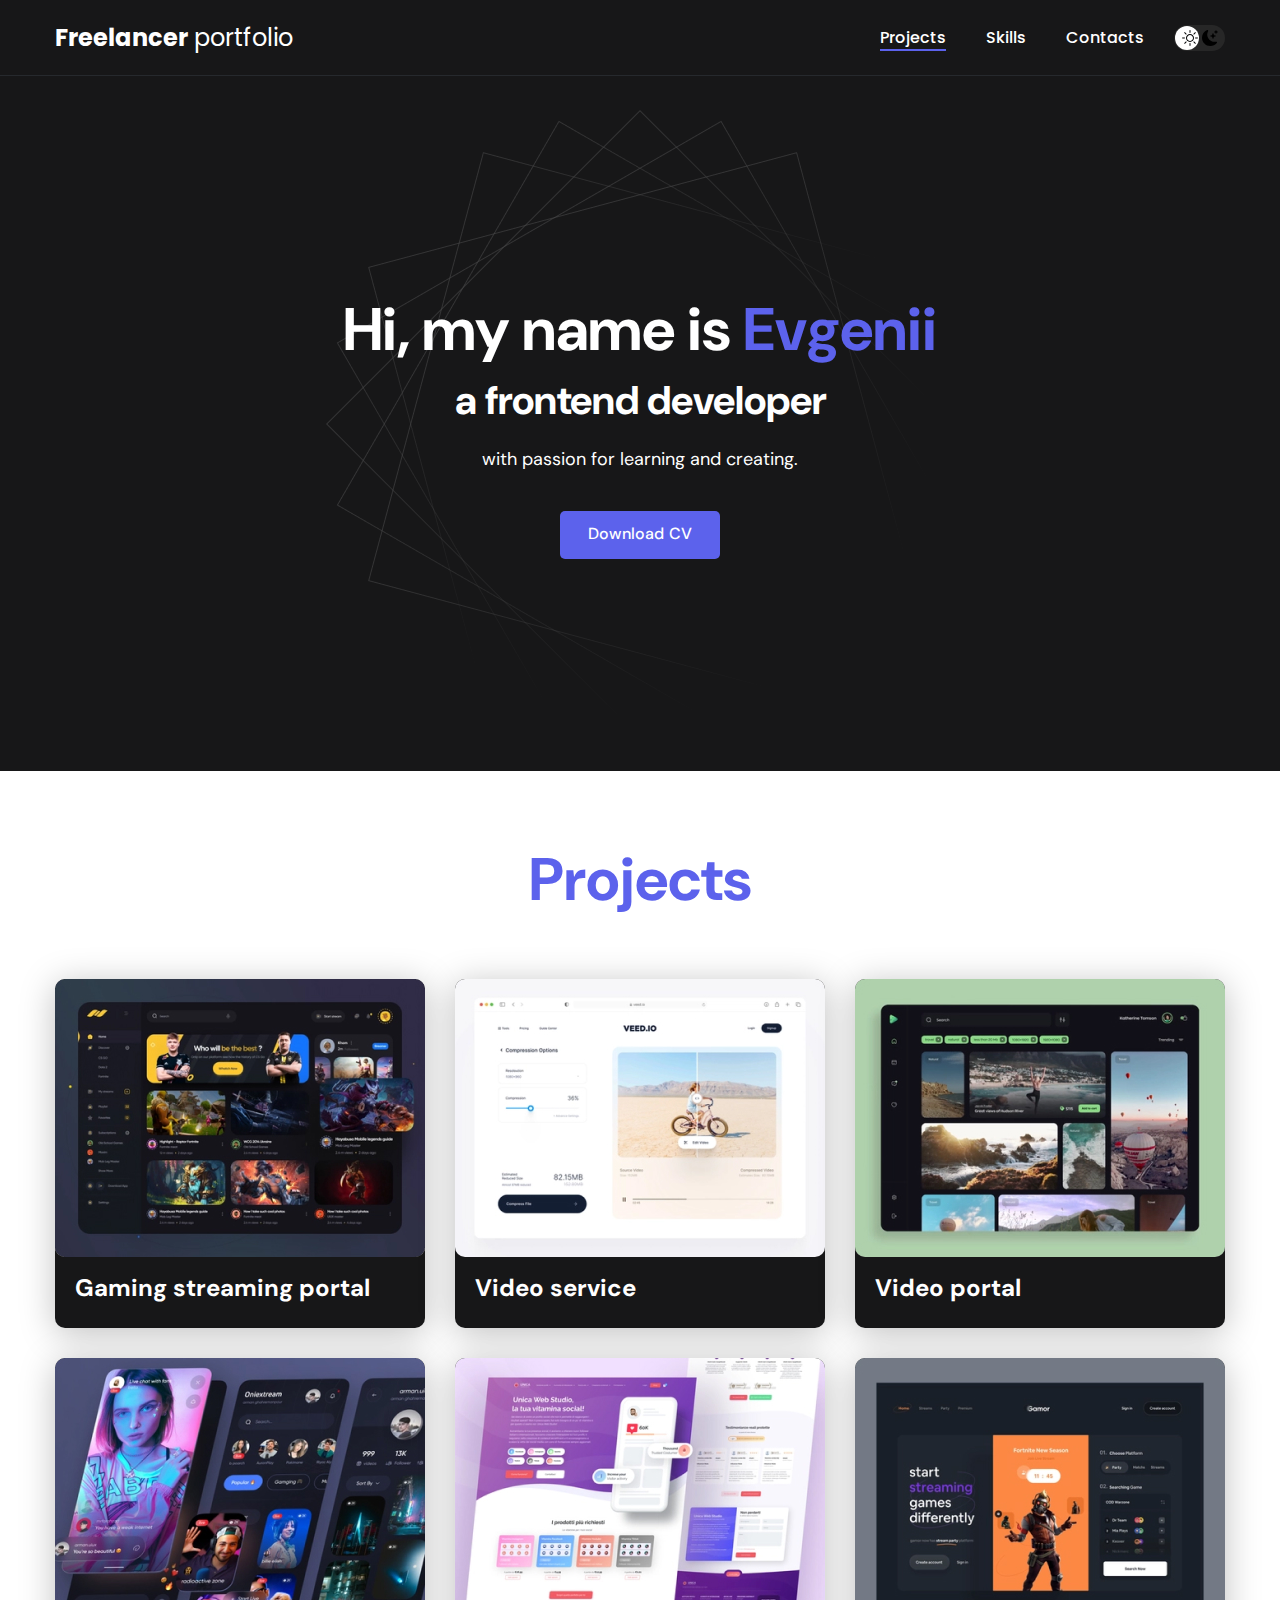
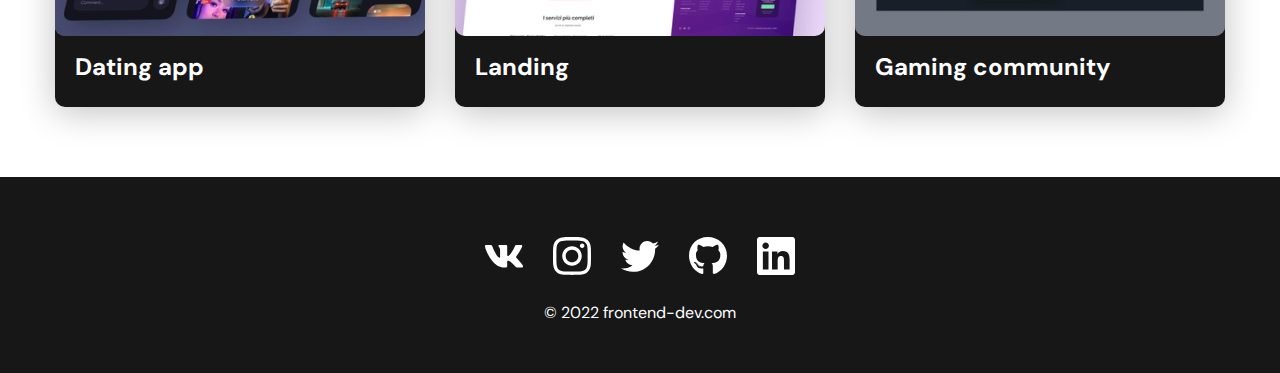
<file: index.html>
<!DOCTYPE html>
<html lang="en">

<head>
    <meta charset="UTF-8">
    <meta http-equiv="X-UA-Compatible" content="IE=edge">
    <meta name="viewport" content="width=device-width, initial-scale=1.0">
    <title>Freelancer portfolio</title>
    <link rel="stylesheet" href="CSS/style.css">
</head>

<body>
    <nav class="nav">
        <div class="container">
            <div class="nav-row">
                <a href="./index.html" class="logo"><strong>Freelancer</strong> portfolio</a>

                <button class="dark-mode-btn">
                    <img src="./img/icons/sun.svg" alt="Light mode" class="dark-mode-btn__icon">
                    <img src="./img/icons/moon.svg" alt="Dark mode" class="dark-mode-btn__icon">
                </button>

                <ul class="nav-list">
                    <li class="nav-list__item"><a href="./index.html"
                            class="nav-list__link nav-list__link--active">Projects</a></li>
                    <li class="nav-list__item"><a href="./skills.html" class="nav-list__link">Skills</a></li>
                    <li class="nav-list__item"><a href="./contacts.html" class="nav-list__link">Contacts</a></li>
                </ul>
            </div>
        </div>
    </nav>

    <header class="header">
        <div class="header__wrapper">
            <h1 class="header__title">
                <strong>Hi, my name is <em>Evgenii</em></strong><br>
                a frontend developer
            </h1>
            <div class="header__text">
                <p>with passion for learning and creating.</p>
            </div>
            <a href="#!" class="btn">Download CV</a>
        </div>
    </header>

    <main class="section">
        <div class=" container">
            <h2 class="title-1">Projects</h2>
            <ul class="projects">
                <li class="project">
                    <a href="./project-page.html">
                        <img src="./img/projects/01.jpg" alt="Project img" class="project__img">
                        <h3 class="project__title">Gaming streaming portal</h3>
                    </a>
                </li>
                <li class="project">
                    <a href="./project-page.html">
                        <img src="./img/projects/02.jpg" alt="Project img" class="project__img">
                        <h3 class="project__title">Video service</h3>
                    </a>
                </li>
                <li class="project">
                    <a href="./project-page.html">
                        <img src="./img/projects/03.jpg" alt="Project img" class="project__img">
                        <h3 class="project__title">Video portal</h3>
                    </a>
                </li>
                <li class="project">
                    <img src="./img/projects/04.jpg" alt="Project img" class="project__img">
                    <h3 class="project__title">Dating app</h3>
                </li>
                <li class="project">
                    <img src="./img/projects/05.jpg" alt="Project img" class="project__img">
                    <h3 class="project__title">Landing</h3>
                </li>
                <li class="project">
                    <img src="./img/projects/06.jpg" alt="Project img" class="project__img">
                    <h3 class="project__title">Gaming community</h3>
                </li>
            </ul>
        </div>
    </main>

    <footer class="footer">
        <div class="container">
            <div class="footer__wrapper">
                <ul class="social">
                    <li class="social__item"><a href="#!"><img src="./img/icons/vk.svg" alt="Link"></a></li>
                    <li class="social__item"><a href="#!"><img src="./img/icons/instagram.svg" alt="Link"></a></li>
                    <li class="social__item"><a href="#!"><img src="./img/icons/twitter.svg" alt="Link"></a></li>
                    <li class="social__item"><a href="#!"><img src="./img/icons/gitHub.svg" alt="Link"></a></li>
                    <li class="social__item"><a href="#!"><img src="./img/icons/linkedIn.svg" alt="Link"></a></li>
                </ul>
                <div class="copyright">
                    <p>© 2022 frontend-dev.com</p>
                </div>
            </div>
        </div>
    </footer>

    <script src="./js/script.js"></script>

</body>

</html>
</file>
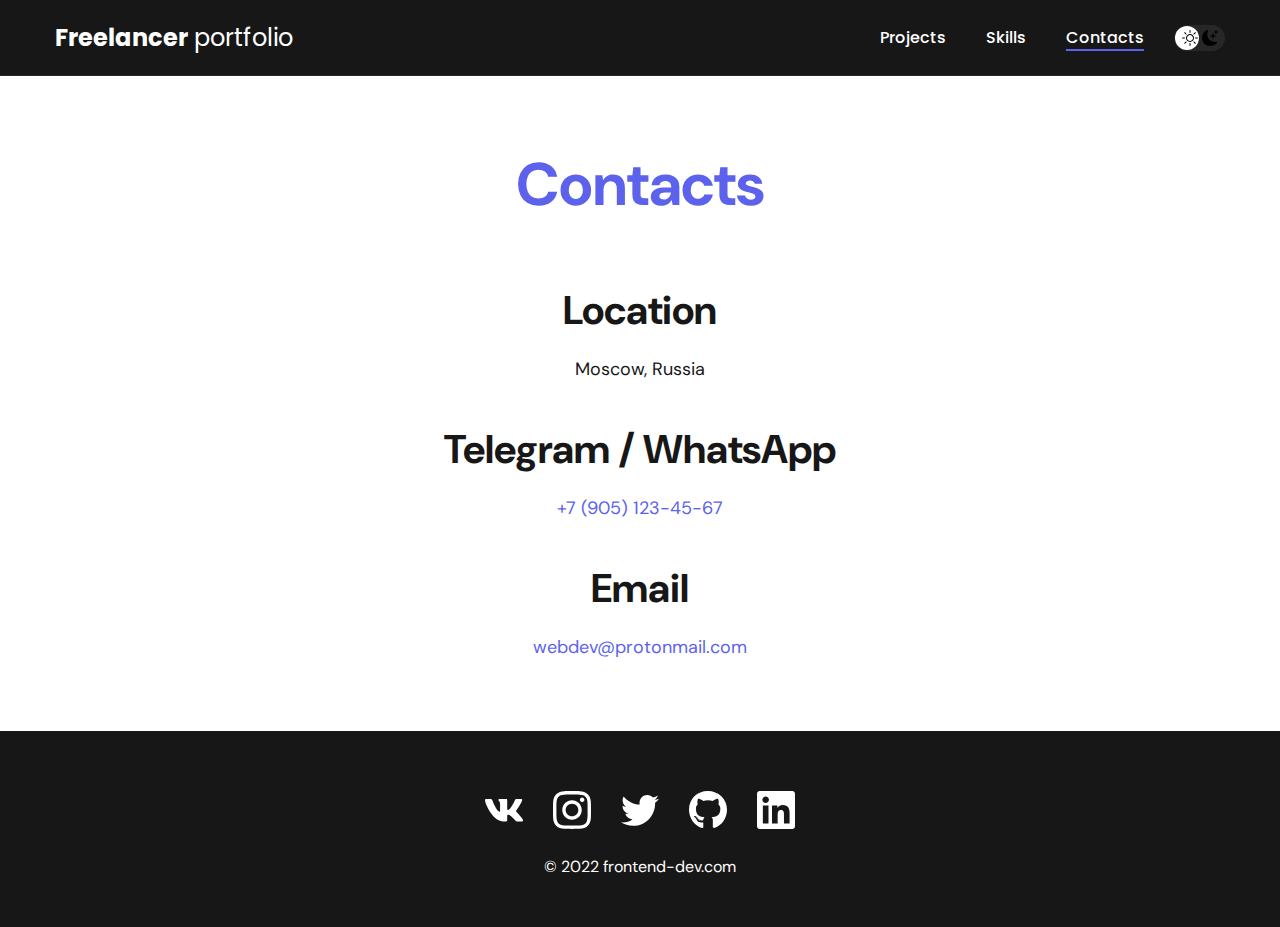
<file: contacts.html>
<!DOCTYPE html>
<html lang="en">

<head>
    <meta charset="UTF-8">
    <meta http-equiv="X-UA-Compatible" content="IE=edge">
    <meta name="viewport" content="width=device-width, initial-scale=1.0">
    <title>Freelancer portfolio</title>
    <link rel="stylesheet" href="CSS/style.css">
</head>

<body>
    <nav class="nav">
        <div class="container">
            <div class="nav-row">
                <a href="./index.html" class="logo"><strong>Freelancer</strong> portfolio</a>

                <button class="dark-mode-btn">
                    <img src="./img/icons/sun.svg" alt="Light mode" class="dark-mode-btn__icon">
                    <img src="./img/icons/moon.svg" alt="Dark mode" class="dark-mode-btn__icon">
                </button>

                <ul class="nav-list">
                    <li class="nav-list__item"><a href="./index.html" class="nav-list__link">Projects</a></li>
                    <li class="nav-list__item"><a href="./skills.html" class="nav-list__link">Skills</a></li>
                    <li class="nav-list__item"><a href="./contacts.html"
                            class="nav-list__link nav-list__link--active">Contacts</a></li>
                </ul>
            </div>
        </div>
    </nav>

    <main class="section">
        <div class="container">
            <h1 class="title-1">Contacts</h1>

            <ul class="content-list">
                <li class="content-list__item">
                    <h2 class="title-2">Location</h2>
                    <p>Moscow, Russia</p>
                </li>
                <li class="content-list__item">
                    <h2 class="title-2">Telegram / WhatsApp</h2>
                    <p><a href="tel:+79051234567"> +7 (905) 123-45-67</a></p>
                </li>
                <li class="content-list__item">
                    <h2 class="title-2">Email</h2>
                    <p><a href="mailto:webdev@protonmail.com">webdev@protonmail.com</a></p>
                </li>
            </ul>

        </div>
    </main>

    <footer class="footer">
        <div class="container">
            <div class="footer__wrapper">
                <ul class="social">
                    <li class="social__item"><a href="#!"><img src="./img/icons/vk.svg" alt="Link"></a></li>
                    <li class="social__item"><a href="#!"><img src="./img/icons/instagram.svg" alt="Link"></a></li>
                    <li class="social__item"><a href="#!"><img src="./img/icons/twitter.svg" alt="Link"></a></li>
                    <li class="social__item"><a href="#!"><img src="./img/icons/gitHub.svg" alt="Link"></a></li>
                    <li class="social__item"><a href="#!"><img src="./img/icons/linkedIn.svg" alt="Link"></a></li>
                </ul>
                <div class="copyright">
                    <p>© 2022 frontend-dev.com</p>
                </div>
            </div>
        </div>
    </footer>

    <script src="./js/script.js"></script>

</body>

</html>
</file>
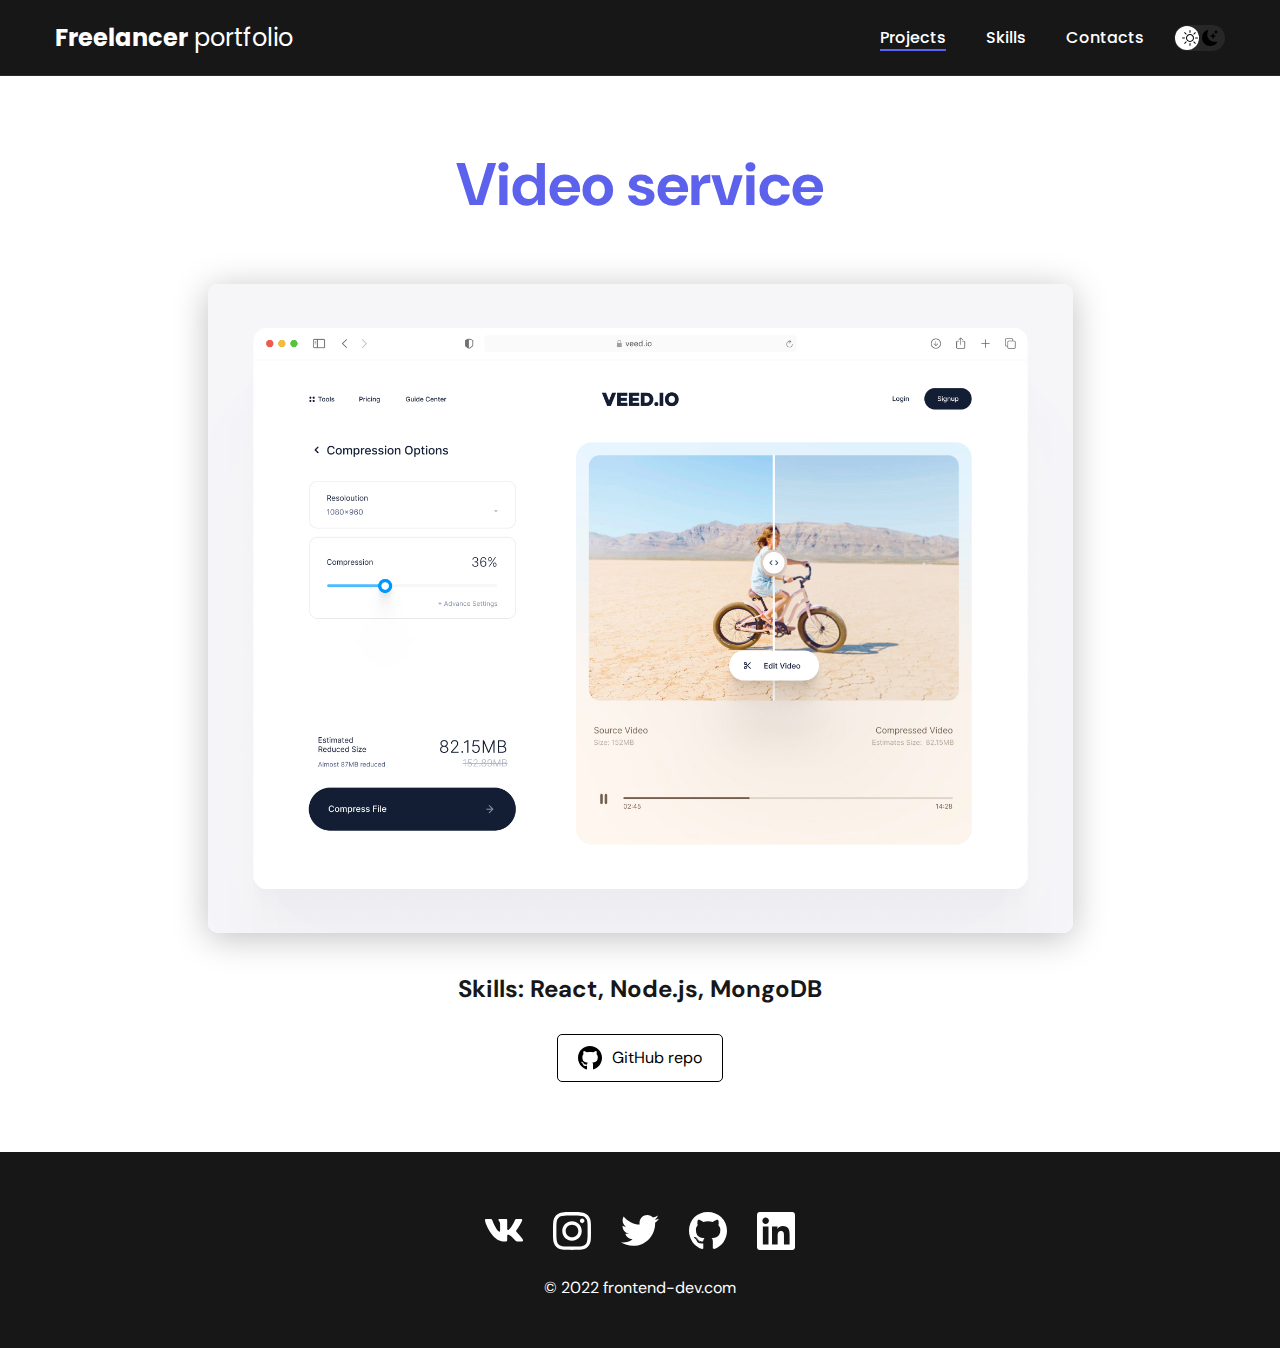
<file: project-page.html>
<!DOCTYPE html>
<html lang="en">

<head>
    <meta charset="UTF-8">
    <meta http-equiv="X-UA-Compatible" content="IE=edge">
    <meta name="viewport" content="width=device-width, initial-scale=1.0">
    <title>Freelancer portfolio</title>
    <link rel="stylesheet" href="CSS/style.css">
</head>

<body>
    <nav class="nav">
        <div class="container">
            <div class="nav-row">
                <a href="./index.html" class="logo"><strong>Freelancer</strong> portfolio</a>

                <button class="dark-mode-btn">
                    <img src="./img/icons/sun.svg" alt="Light mode" class="dark-mode-btn__icon">
                    <img src="./img/icons/moon.svg" alt="Dark mode" class="dark-mode-btn__icon">
                </button>

                <ul class="nav-list">
                    <li class="nav-list__item"><a href="./index.html"
                            class="nav-list__link nav-list__link--active">Projects</a></li>
                    <li class="nav-list__item"><a href="./skills.html" class="nav-list__link">Skills</a></li>
                    <li class="nav-list__item"><a href="./contacts.html" class="nav-list__link">Contacts</a></li>
                </ul>
            </div>
        </div>
    </nav>

    <main class="section">
        <div class="container">

            <div class="project-details">
                <h1 class="title-1">Video service</h1>

                <img src="./img/projects/02-big.jpg" alt="" class="project-details__cover">

                <div class="project-details__desc">
                    <p>Skills: React, Node.js, MongoDB</p>
                </div>

                <a href="#!" class="btn-outline">
                    <img src="./img/icons/gitHub-black.svg" alt="">
                    GitHub repo
                </a>

            </div>
        </div>
    </main>

    <footer class="footer">
        <div class="container">
            <div class="footer__wrapper">
                <ul class="social">
                    <li class="social__item"><a href="#!"><img src="./img/icons/vk.svg" alt="Link"></a></li>
                    <li class="social__item"><a href="#!"><img src="./img/icons/instagram.svg" alt="Link"></a></li>
                    <li class="social__item"><a href="#!"><img src="./img/icons/twitter.svg" alt="Link"></a></li>
                    <li class="social__item"><a href="#!"><img src="./img/icons/gitHub.svg" alt="Link"></a></li>
                    <li class="social__item"><a href="#!"><img src="./img/icons/linkedIn.svg" alt="Link"></a></li>
                </ul>
                <div class="copyright">
                    <p>© 2022 frontend-dev.com</p>
                </div>
            </div>
        </div>
    </footer>

    <script src="./js/script.js"></script>

</body>

</html>
</file>
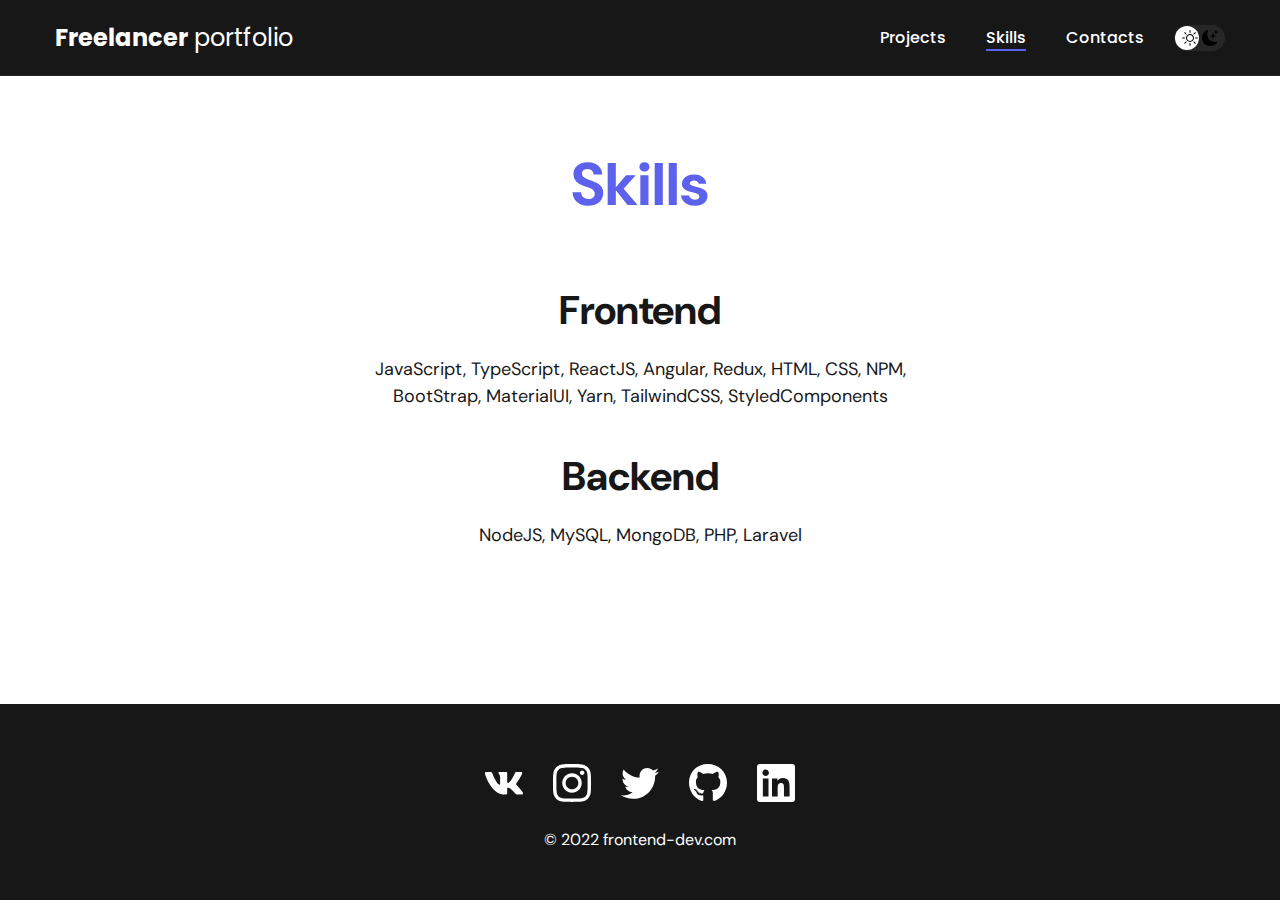
<file: skills.html>
<!DOCTYPE html>
<html lang="en">

<head>
    <meta charset="UTF-8">
    <meta http-equiv="X-UA-Compatible" content="IE=edge">
    <meta name="viewport" content="width=device-width, initial-scale=1.0">
    <title>Freelancer portfolio</title>
    <link rel="stylesheet" href="CSS/style.css">
</head>

<body>
    <nav class="nav">
        <div class="container">
            <div class="nav-row">
                <a href="./index.html" class="logo"><strong>Freelancer</strong> portfolio</a>

                <button class="dark-mode-btn">
                    <img src="./img/icons/sun.svg" alt="Light mode" class="dark-mode-btn__icon">
                    <img src="./img/icons/moon.svg" alt="Dark mode" class="dark-mode-btn__icon">
                </button>

                <ul class="nav-list">
                    <li class="nav-list__item"><a href="./index.html" class="nav-list__link">Projects</a></li>
                    <li class="nav-list__item"><a href="./skills.html"
                            class="nav-list__link nav-list__link--active">Skills</a></li>
                    <li class="nav-list__item"><a href="./contacts.html" class="nav-list__link">Contacts</a></li>
                </ul>
            </div>
        </div>
    </nav>

    <main class="section">
        <div class="container">
            <h1 class="title-1">Skills</h1>

            <ul class="content-list">
                <li class="content-list__item">
                    <h2 class="title-2">Frontend</h2>
                    <p>JavaScript, TypeScript, ReactJS, Angular, Redux, HTML, CSS, NPM, BootStrap, MaterialUI, Yarn,
                        TailwindCSS,
                        StyledComponents</p>
                </li>
                <li class="content-list__item">
                    <h2 class="title-2">Backend</h2>
                    <p> NodeJS, MySQL, MongoDB, PHP, Laravel</p>
                </li>
            </ul>

        </div>
    </main>

    <footer class="footer">
        <div class="container">
            <div class="footer__wrapper">
                <ul class="social">
                    <li class="social__item"><a href="#!"><img src="./img/icons/vk.svg" alt="Link"></a></li>
                    <li class="social__item"><a href="#!"><img src="./img/icons/instagram.svg" alt="Link"></a></li>
                    <li class="social__item"><a href="#!"><img src="./img/icons/twitter.svg" alt="Link"></a></li>
                    <li class="social__item"><a href="#!"><img src="./img/icons/gitHub.svg" alt="Link"></a></li>
                    <li class="social__item"><a href="#!"><img src="./img/icons/linkedIn.svg" alt="Link"></a></li>
                </ul>
                <div class="copyright">
                    <p>© 2022 frontend-dev.com</p>
                </div>
            </div>
        </div>
    </footer>

    <script src="./js/script.js"></script>

</body>

</html>
</file>
<file: CSS/style.css>
@import url(../CSS/reset.css);
@import url('https://fonts.googleapis.com/css2?family=DM+Sans:wght@400;500;700&family=Open+Sans:wght@400;500;700;800&family=Poppins:wght@400;500;700&family=Roboto:wght@400;500;700;900&display=swap');

/* font-family: 'DM Sans',
sans-serif;
font-family: 'Open Sans',
sans-serif;
font-family: 'Poppins',
sans-serif;
font-family: 'Roboto',
sans-serif; */

:root {

    --blackpure: #000;
    --black: #171718;
    --black-border: #26292D;
    --white: #fff;
    --purple: #5C62EC;

    --text-color: var(--black);
    --dark-bg: var(--black);
    --dark-border: var(--black-border);
    --header-text: var(--white);
    --accent: var(--purple);

    /* Light Mode */
    --page-bg: var(--white);
    --text-color: var(--black);
    --title-1: var(--accent);

    --project-card-bg: var(--black);
    --project-card-text: var(--white);
    --box-shadow: 0px 5px 35px rgba(0, 0, 0, 0.25);
}

.dark {
    /* Dark Mode */
    --page-bg: #252526;
    --text-color: var(--white);

    --title-1: var(--white);

    --project-card-bg: var(--black);
    --project-card-text: var(--white);
    --box-shadow: 0px 5px 35px rgba(0, 0, 0, 0.8);
}

html,
body {
    display: flex;
    flex-direction: column;
    min-height: 100vh;

    font-family: 'DM Sans', sans-serif;
    letter-spacing: -0.5;

    /* Light mode */
    background-color: var(--page-bg);
    color: var(--text-color);
}

/* General */

.container {
    margin: 0 auto;
    padding: 0 15px;
    max-width: 1200px;
}

.none {
    display: none !important;
}

.title-2 {
    margin-bottom: 20px;

    font-size: 40px;
    line-height: 1.3;
    font-weight: 700;
}

.section {
    padding: 70px 0;
}

.title-1 {
    margin-bottom: 60px;
    font-size: 60px;
    font-weight: 700;
    line-height: 1.3;
    color: var(--accent);
    text-align: center;
    color: var(--title-1);
}


/* nav */

.nav {
    padding: 20px 0;
    border-bottom: 1px solid var(--dark-border);
    background-color: var(--dark-bg);
    color: var(--header-text);
    letter-spacing: normal;
}

.nav-row {
    display: flex;
    justify-content: flex-end;
    align-items: center;
    column-gap: 30px;
    row-gap: 20px;
    flex-wrap: wrap;
}

.logo {
    margin-right: auto;
    color: var(--header-text);
    font-family: 'Poppins', sans-serif;
    font-size: 24px;
}

.logo strong {
    font-weight: 700;
}

.nav-list {
    display: flex;
    align-items: center;
    column-gap: 40px;
    font-size: 16px;
    font-weight: 500;
    font-family: 'Poppins', sans-serif;
}

.nav-list__link {
    color: var(--header-text);
    transition: 0.2s ease-in;
}

.nav-list__link:hover {
    opacity: 0.8;
}

.nav-list__link--active {
    position: relative;
}

.nav-list__link--active::before {
    content: "";
    position: absolute;
    left: 0;
    top: 100%;
    display: block;
    height: 2px;
    width: 100%;
    background-color: var(--accent);
}

/* Dark mode btn */

.dark-mode-btn {
    order: 9;
    position: relative;
    display: flex;
    justify-content: space-between;
    display: block;
    width: 51px;
    height: 26px;
    padding: 5px;
    border-radius: 50px;
    background-color: #272727;
}

.dark-mode-btn::before {
    position: absolute;
    top: 1px;
    left: 1px;
    content: "";
    display: block;
    width: 24px;
    height: 24px;
    border-radius: 50%;
    background-color: #fff;

    transition: left 0.2s ease-in;
}

.dark-mode-btn--active::before {
    left: 26px;
}

.dark-mode-btn__icon {
    position: relative;
}

/* Header */

.header {
    padding: 40px 0;
    min-height: 695px;
    display: flex;
    justify-content: center;
    align-items: center;
    text-align: center;
    background-color: var(--dark-bg);
    color: var(--header-text);
    background-image: url('./../img/header-bg.png');
    background-repeat: no-repeat;
    block-size: auto;
    background-position: center;
}

.header__wrapper {
    padding: 0 15px;
    max-width: 670px;
}

.header__title {
    margin-bottom: 20px;
    font-size: 40px;
    font-weight: 700;
    line-height: 1.4;
}

.header__title strong {
    font-size: 60px;
    font-weight: 700;
}

.header__title em {
    font-style: normal;
    color: var(--accent);
}

.header__text {
    margin-bottom: 40px;
    font-size: 18px;
    line-height: 1.3;
}

.header__text p+p {
    margin-top: 1em;
}

/* Btn */

.btn {
    display: inline-block;
    height: 48px;
    padding: 12px 28px;
    border-radius: 5px;
    background-color: var(--accent);
    color: var(--header-text);
    letter-spacing: 0.15px;
    font-size: 16px;
    font-weight: 500;
    transition: 0.2s ease-in;
}

.btn:hover {
    opacity: 0.8;
}

.btn:active {
    position: relative;
    top: 1px;
}

/* Btn-outline */

.btn-outline {
    display: flex;
    column-gap: 10px;
    align-items: center;

    height: 48px;
    border-radius: 5px;
    padding: 12px 20px;
    border: 1px solid var(--blackpure);
    background-color: var(--white);
    color: var(--blackpure);

    transition: 0.2s ease-in;
}

.btn-outline:hover {
    opacity: 0.8;
}

.btn-outline:active {
    position: relative;
    top: 1px;
}

/* Projects */

.projects {
    display: flex;
    justify-content: center;
    flex-wrap: wrap;
    column-gap: 30px;
    row-gap: 30px;
}

.project {
    max-width: 370px;
    background-color: var(--project-card-bg);
    box-shadow: var(--box-shadow);
    border-radius: 10px;
}

.project__img {
    border-radius: 10px;
}

.project__title {
    padding: 15px 20px 25px;
    font-weight: 700;
    font-size: 24px;
    line-height: 1.3;
    color: var(--project-card-text);
}

/* project-page */

.project-details {
    margin: 0 auto;
    max-width: 865px;

    text-align: center;
    display: flex;
    flex-direction: column;
    align-items: center;
}

.project-details__cover {
    max-width: 100%;
    margin-bottom: 40px;
    box-shadow: 0px 5px 35px rgba(0, 0, 0, 0.25);
    border-radius: 10px;
}

.project-details__desc {
    margin-bottom: 30px;
    font-weight: 700;
    font-size: 24px;
    line-height: 1.3;
}


/* content-list */

.content-list {
    margin: 0 auto;
    max-width: 570px;
    display: flex;
    flex-direction: column;
    align-items: center;
    row-gap: 40px;
    text-align: center;
}

.content-list a {
    color: var(--accent);
}

.content-list__item {
    font-size: 18px;
    line-height: 1.5;
}

.content-list__item p+p {
    margin-top: 0.5em;
}

/* Footer */

.footer {
    margin-top: auto;
    padding: 60px 0 50px;
    background-color: var(--dark-bg);
    color: var(--header-text);
}

.footer__wrapper {
    display: flex;
    flex-direction: column;
    align-items: center;
    row-gap: 27px;
}

.social {
    display: flex;
    column-gap: 30px;
    align-items: center;
}

.copyright {
    font-size: 16px;
}

@media (max-width: 620px) {

    /* Header */

    .header {
        min-height: unset;
    }

    .header__title {
        font-size: 30px;
    }

    .header__title strong {
        font-size: 40px;
    }

    /* Nav */

    .nav-row {
        justify-content: space-between;
    }

    .dark-mode-btn {
        order: 0;
    }

    /* General */

    .section {
        padding: 40px 0;
    }

    .title-1 {
        margin-bottom: 30px;
        font-size: 40px;
    }

    .title-2 {
        margin-bottom: 10px;
        font-size: 30px;
    }

    /* Projects */

    .project__title {
        font-size: 22px;
    }

    /* Project Page */

    .project-details__desc {
        margin-bottom: 20px;
        font-size: 22px;
    }

    /* Content-list */

    .content-list {
        row-gap: 20px;
    }

    .content-list__item {
        font-size: 16px;
    }

    /* Footer */

    .footer {
        padding: 40px 0 30px;
    }

    .footer__wrapper {
        column-gap: 20px;
    }

    /* Social */

    .social {
        column-gap: 20px;
    }

    .social__item {
        width: 28px;
    }


}
</file>
